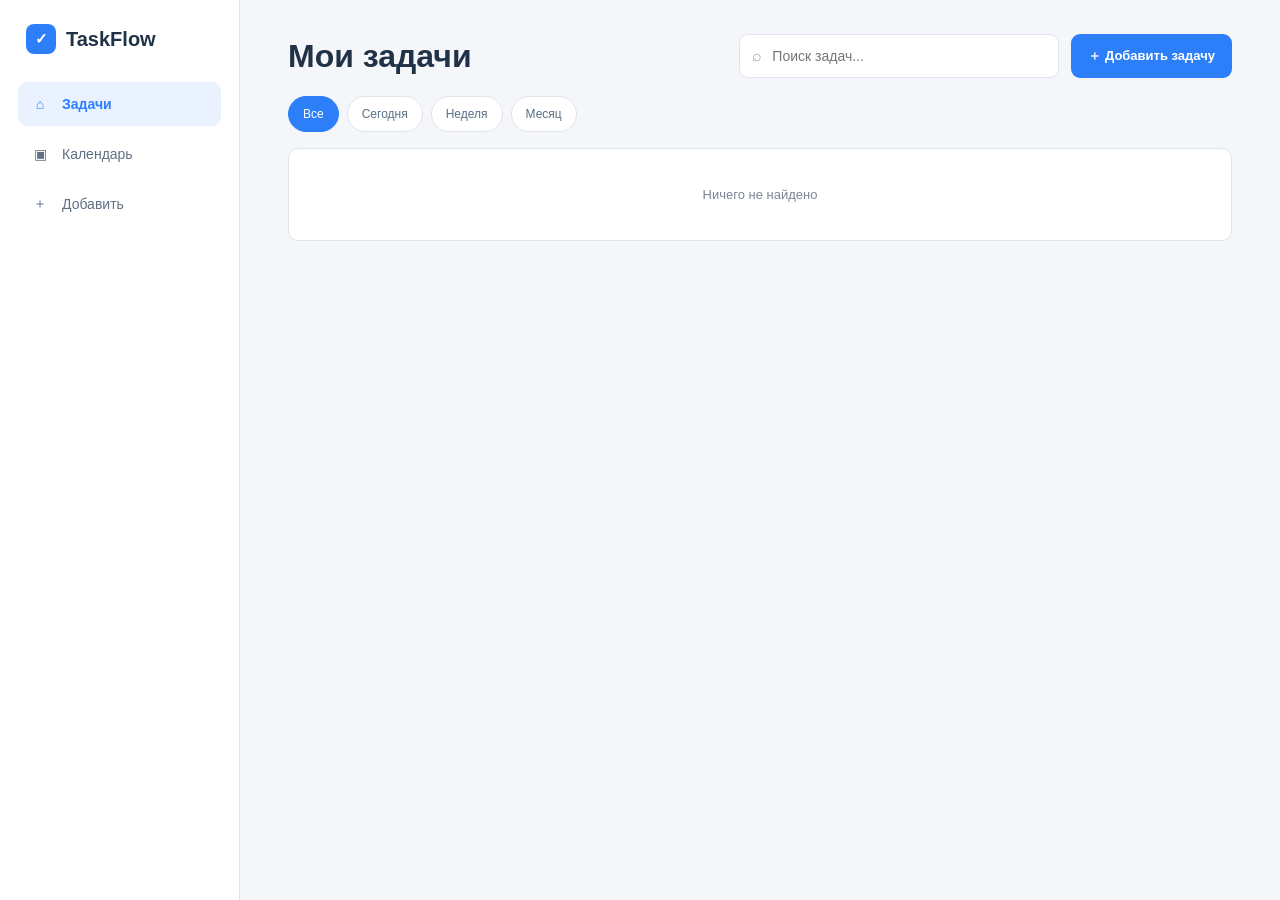
<file: index.html>
<!doctype html>
<html lang="ru"><head><meta charset="UTF-8"><meta name="viewport" content="width=device-width, initial-scale=1">
<title>TaskFlow — Мои задачи</title><link rel="stylesheet" href="css/style.min.css"></head>
<body data-page="tasks"><div class="app-shell"><aside class="sidebar" aria-label="Основная навигация">
<a class="brand" href="index.html"><span class="brand-mark">✓</span><span>TaskFlow</span></a>
<nav class="side-nav">
<a class="nav-item" data-nav="tasks" href="index.html"><span>⌂</span><span>Задачи</span></a>
<a class="nav-item" data-nav="calendar" href="calendar.html"><span>▣</span><span>Календарь</span></a>
<a class="nav-item" data-nav="add-task" href="add-task.html"><span>＋</span><span>Добавить</span></a>
</nav></aside><main class="main-content">
<header class="topbar">
<div class="title-wrap"><button class="mobile-menu" type="button" aria-label="Открыть меню" aria-expanded="false">☰</button>
<div><h1>Мои задачи</h1><p class="mobile-subtitle">Все задачи в одном месте</p></div></div>
<div class="top-actions"><label class="search-box"><span>⌕</span><input id="taskSearch" type="search" placeholder="Поиск задач..." aria-label="Поиск задач"></label>
<a class="btn btn-primary" href="add-task.html">＋ Добавить задачу</a></div></header>
<section class="filters" aria-label="Фильтр задач">
<button class="filter active" data-filter="all">Все</button><button class="filter" data-filter="today">Сегодня</button>
<button class="filter" data-filter="week">Неделя</button><button class="filter" data-filter="month">Месяц</button></section>
<section class="task-card" id="taskList" aria-label="Список задач"><div class="empty-state" id="emptyTasks">Ничего не найдено</div></section>
</main></div><nav class="mobile-nav" aria-label="Навигация">
<a class="mobile-nav-item" data-nav="tasks" href="index.html"><span>⌂</span><small>Задачи</small></a>
<a class="mobile-nav-item" data-nav="calendar" href="calendar.html"><span>▣</span><small>Календарь</small></a>
<a class="mobile-nav-item" data-nav="add-task" href="add-task.html"><span>＋</span><small>Добавить</small></a>
</nav><script src="js/script.min.js"></script></body></html>
</file>
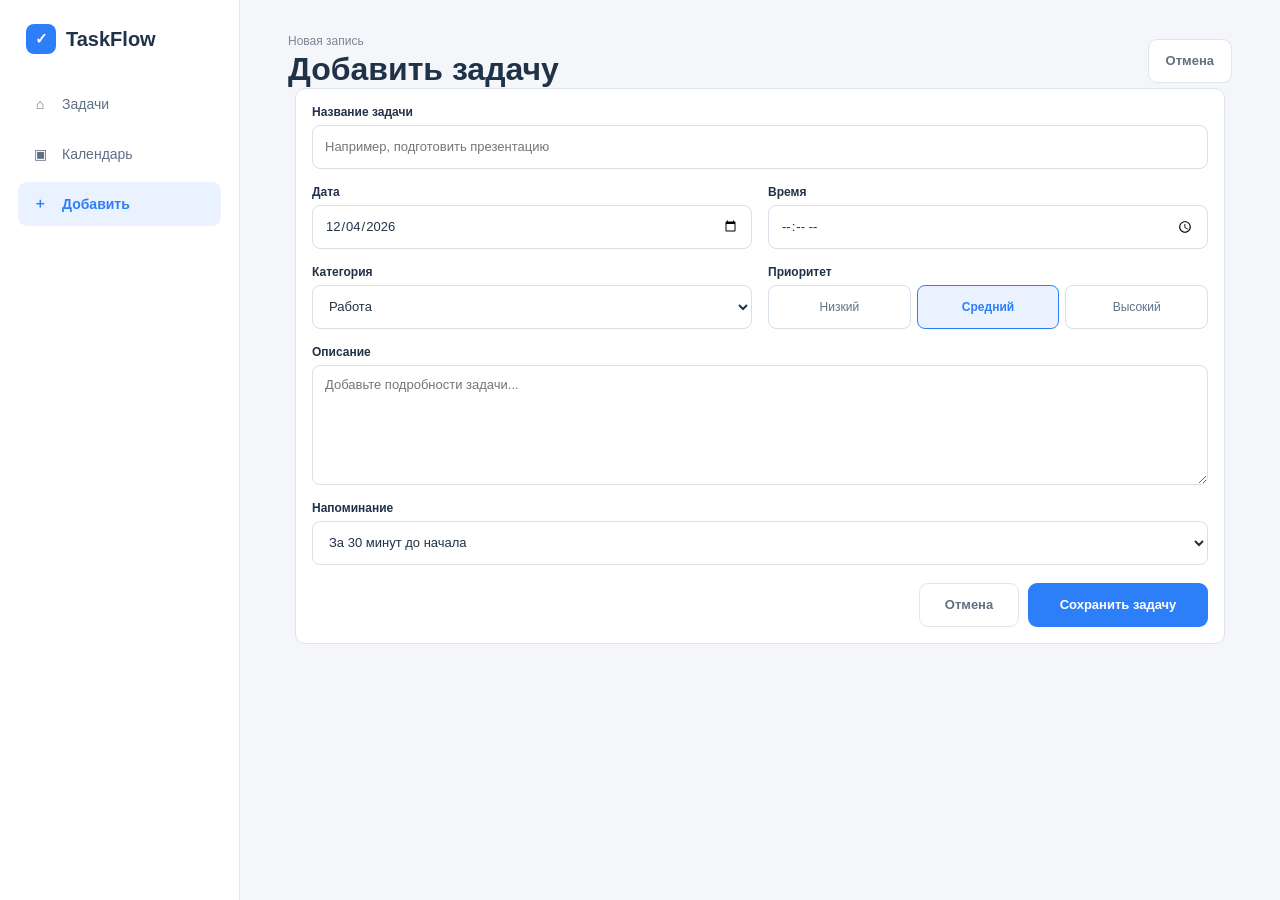
<file: add-task.html>
<!doctype html>
<html lang="ru"><head><meta charset="UTF-8"><meta name="viewport" content="width=device-width, initial-scale=1">
<title>TaskFlow — Добавить задачу</title><link rel="stylesheet" href="css/style.min.css"></head>
<body data-page="add-task"><div class="app-shell"><aside class="sidebar" aria-label="Основная навигация">
<a class="brand" href="index.html"><span class="brand-mark">✓</span><span>TaskFlow</span></a>
<nav class="side-nav">
<a class="nav-item" data-nav="tasks" href="index.html"><span>⌂</span><span>Задачи</span></a>
<a class="nav-item" data-nav="calendar" href="calendar.html"><span>▣</span><span>Календарь</span></a>
<a class="nav-item" data-nav="add-task" href="add-task.html"><span>＋</span><span>Добавить</span></a>
</nav></aside><main class="main-content">
<header class="topbar add-header"><div class="title-wrap"><button class="mobile-menu" type="button" aria-label="Открыть меню" aria-expanded="false">☰</button>
<div><p class="eyebrow">Новая запись</p><h1>Добавить задачу</h1><p class="mobile-subtitle">Заполните данные задачи</p></div></div>
<a class="btn btn-secondary" href="index.html">Отмена</a></header>
<section class="form-card"><form id="screenTaskForm" class="task-form">
<div class="field"><label for="title">Название задачи</label><input id="title" name="title" required maxlength="100" placeholder="Например, подготовить презентацию"></div>
<div class="field-row"><div class="field"><label for="date">Дата</label><input id="date" name="date" type="date" required></div>
<div class="field"><label for="time">Время</label><input id="time" name="time" type="time"></div></div>
<div class="field-row"><div class="field"><label for="category">Категория</label><select id="category" name="category"><option value="work">Работа</option><option value="study">Учёба</option><option value="personal">Личное</option><option value="health">Здоровье</option></select></div>
<div class="field"><label>Приоритет</label><div class="priority"><button type="button">Низкий</button><button type="button" class="selected">Средний</button><button type="button">Высокий</button></div><input id="priority" name="priority" type="hidden" value="Средний"></div></div>
<div class="field"><label for="description">Описание</label><textarea id="description" name="description" rows="5" placeholder="Добавьте подробности задачи..."></textarea></div>
<div class="field"><label for="reminder">Напоминание</label><select id="reminder" name="reminder"><option value="30">За 30 минут до начала</option><option value="60">За 1 час до начала</option><option value="0">Без напоминания</option></select></div>
<div class="form-actions"><a class="btn btn-secondary" href="index.html">Отмена</a><button class="btn btn-primary" type="submit">Сохранить задачу</button></div>
</form></section></main></div><nav class="mobile-nav" aria-label="Навигация">
<a class="mobile-nav-item" data-nav="tasks" href="index.html"><span>⌂</span><small>Задачи</small></a>
<a class="mobile-nav-item" data-nav="calendar" href="calendar.html"><span>▣</span><small>Календарь</small></a>
<a class="mobile-nav-item" data-nav="add-task" href="add-task.html"><span>＋</span><small>Добавить</small></a>
</nav><script src="js/script.min.js"></script></body></html>
</file>
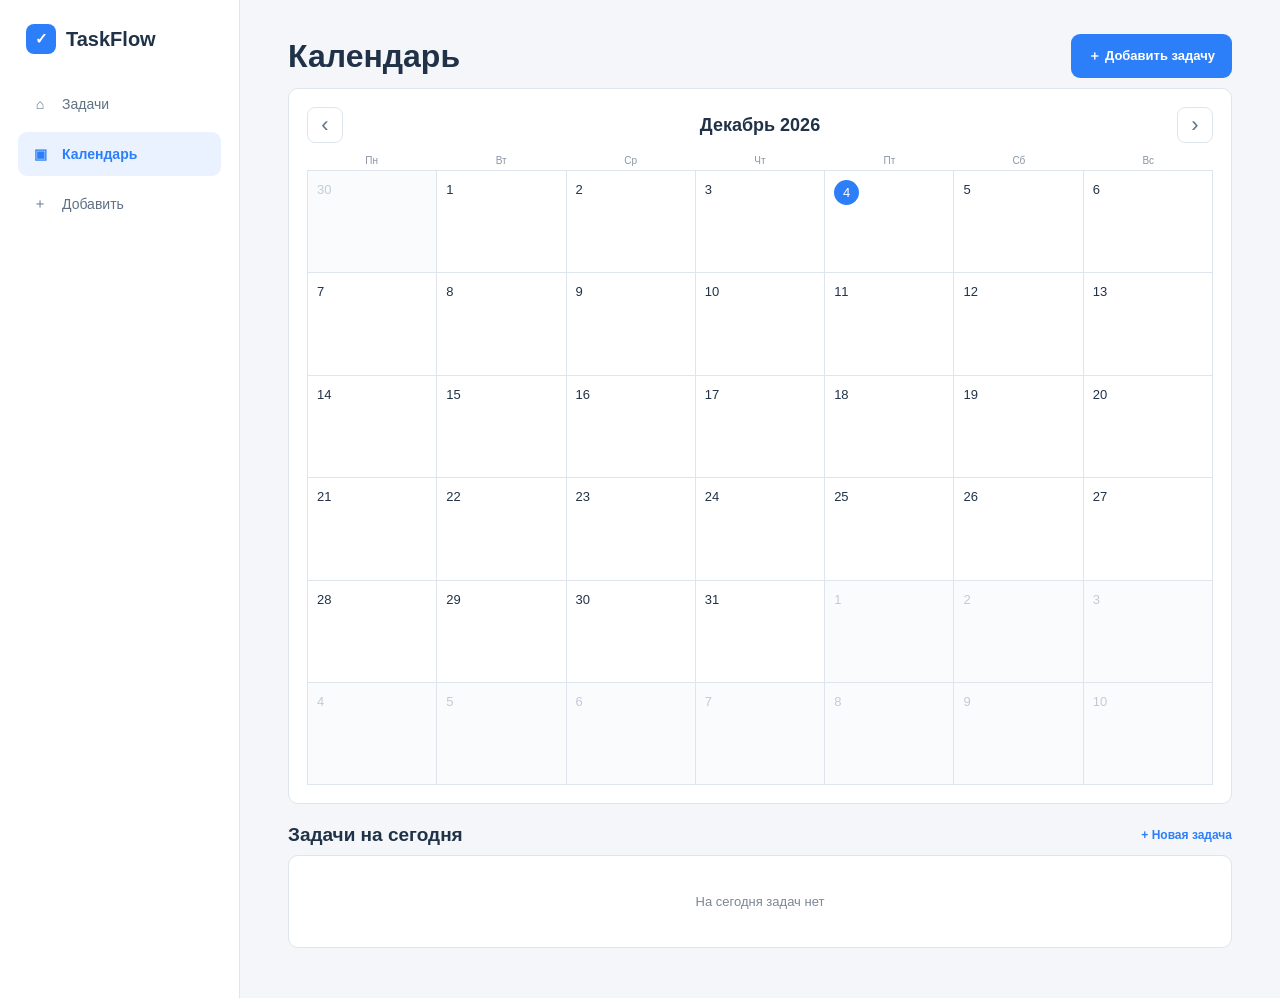
<file: calendar.html>
<!doctype html>
<html lang="ru"><head><meta charset="UTF-8"><meta name="viewport" content="width=device-width, initial-scale=1">
<title>TaskFlow — Календарь</title><link rel="stylesheet" href="css/style.min.css"></head>
<body data-page="calendar"><div class="app-shell"><aside class="sidebar" aria-label="Основная навигация">
<a class="brand" href="index.html"><span class="brand-mark">✓</span><span>TaskFlow</span></a>
<nav class="side-nav">
<a class="nav-item" data-nav="tasks" href="index.html"><span>⌂</span><span>Задачи</span></a>
<a class="nav-item" data-nav="calendar" href="calendar.html"><span>▣</span><span>Календарь</span></a>
<a class="nav-item" data-nav="add-task" href="add-task.html"><span>＋</span><span>Добавить</span></a>
</nav></aside><main class="main-content">
<header class="topbar"><div class="title-wrap"><button class="mobile-menu" type="button" aria-label="Открыть меню" aria-expanded="false">☰</button>
<div><h1>Календарь</h1><p class="mobile-subtitle">План задач по дням</p></div></div>
<div class="top-actions"><a class="btn btn-primary" href="add-task.html">＋ Добавить задачу</a></div></header>
<section class="calendar-card"><div class="calendar-heading"><button class="icon-btn" data-calendar-prev aria-label="Предыдущий месяц">‹</button><h2 id="monthTitle"></h2><button class="icon-btn" data-calendar-next aria-label="Следующий месяц">›</button></div>
<div class="calendar-weekdays"><span>Пн</span><span>Вт</span><span>Ср</span><span>Чт</span><span>Пт</span><span>Сб</span><span>Вс</span></div>
<div class="calendar-grid" id="calendarGrid"></div></section>
<section class="desktop-tasks"><div class="section-heading"><h2>Задачи на сегодня</h2><a class="link-btn" href="add-task.html">+ Новая задача</a></div>
<div class="planned-tasks" id="todayTasks"></div></section>
</main></div><nav class="mobile-nav" aria-label="Навигация">
<a class="mobile-nav-item" data-nav="tasks" href="index.html"><span>⌂</span><small>Задачи</small></a>
<a class="mobile-nav-item" data-nav="calendar" href="calendar.html"><span>▣</span><small>Календарь</small></a>
<a class="mobile-nav-item" data-nav="add-task" href="add-task.html"><span>＋</span><small>Добавить</small></a>
</nav><script src="js/script.min.js"></script></body></html>
</file>
<file: css/style.min.css>
:root{
 --bg:#f4f6f9;--surface:#fff;--line:#dfe5ec;--text:#203247;--muted:#7b8796;
 --primary:#2d7ff9;--primary-soft:#eaf2ff;--danger:#e05252;
}
*{box-sizing:border-box}
html{min-width:320px;scroll-behavior:smooth}
body{margin:0;min-height:100vh;font-family:Inter,Roboto,"Segoe UI",Arial,sans-serif;color:var(--text);background:var(--bg);overflow-x:hidden}
button,input,select,textarea{font:inherit}button{cursor:pointer}a{text-decoration:none;color:inherit}
.app-shell{min-height:100vh}
.sidebar{position:fixed;z-index:60;inset:0 auto 0 0;width:270px;padding:24px 18px;background:#fff;border-right:1px solid var(--line);display:flex;flex-direction:column;gap:28px;transform:translateX(-105%);transition:transform .2s ease;box-shadow:12px 0 35px rgba(25,45,70,.12)}
.sidebar.drawer-open{transform:translateX(0)}
.brand{display:flex;align-items:center;gap:10px;padding:0 8px;font-size:20px;font-weight:800}
.brand-mark{width:30px;height:30px;border-radius:8px;display:grid;place-items:center;background:var(--primary);color:#fff;font-size:15px}
.side-nav{display:flex;flex-direction:column;gap:6px}
.nav-item{min-height:44px;padding:0 12px;border-radius:9px;display:flex;align-items:center;gap:12px;color:#5f7083;font-size:14px}
.nav-item span:first-child{width:20px;text-align:center}.nav-item.active{color:var(--primary);background:var(--primary-soft);font-weight:700}
.main-content{width:100%;min-width:0;padding:18px 14px 90px}
.main-content>*{width:min(100%,1500px);margin-left:auto;margin-right:auto}
.topbar{display:flex;align-items:center;justify-content:space-between;gap:14px}
.title-wrap{display:flex;align-items:flex-start;gap:5px;min-width:0}
.mobile-menu{width:36px;height:36px;flex:0 0 36px;border:0;border-radius:8px;background:transparent;color:var(--text);font-size:19px}
.topbar h1{margin:0;font-size:clamp(24px,6vw,34px);line-height:1.15}
.mobile-subtitle{margin:5px 0 0;color:var(--muted);font-size:12px}
.eyebrow{margin:0 0 3px;color:var(--muted);font-size:12px}
.top-actions{display:flex;align-items:center;gap:10px;min-width:0}
.search-box{width:300px;height:44px;padding:0 12px;display:flex;align-items:center;gap:8px;border:1px solid var(--line);border-radius:9px;background:#fff;color:#95a1af}
.search-box input{width:100%;min-width:0;border:0;outline:0;background:transparent;color:var(--text);font-size:14px}
.btn{min-height:44px;padding:0 17px;border:0;border-radius:9px;display:inline-flex;align-items:center;justify-content:center;font-size:13px;font-weight:700;white-space:nowrap}
.btn-primary{background:var(--primary);color:#fff}.btn-secondary{background:#fff;color:#5e7185;border:1px solid var(--line)}
.filters{margin:18px 0 13px;display:flex;gap:8px;overflow-x:auto;flex-wrap:nowrap;padding-bottom:3px}
.filter{min-height:36px;padding:0 14px;flex:0 0 auto;border:1px solid var(--line);border-radius:20px;background:#fff;color:#5a6f84;font-size:12px}
.filter.active{border-color:var(--primary);background:var(--primary);color:#fff}
.task-card,.calendar-card,.planned-tasks,.form-card{border:1px solid var(--line);border-radius:10px;background:#fff;overflow:hidden}
.task-row{min-height:72px;padding:13px 14px;display:flex;align-items:center;gap:11px;border-bottom:1px solid #edf0f4}
.task-row:last-of-type{border-bottom:0}.check{width:19px;height:19px;flex:0 0 19px;padding:0;border:1px solid #aec0d2;border-radius:5px;background:#fff;position:relative}
.check.checked{border-color:var(--primary);background:var(--primary)}.check.checked:after{content:"✓";position:absolute;inset:0;display:grid;place-items:center;color:#fff;font-size:12px;font-weight:800}
.task-info{min-width:0;flex:1;display:flex;flex-direction:column;gap:4px}.task-info strong{font-size:14px;line-height:1.25;overflow:hidden;text-overflow:ellipsis;white-space:nowrap}.task-info span{font-size:11px;color:var(--muted)}
.task-row.done .task-info strong{color:#8b97a5;text-decoration:line-through}
.tag{flex:0 0 auto;padding:6px 9px;border-radius:20px;font-size:10px;white-space:nowrap}.tag.work{background:#fff1bd;color:#927300}.tag.personal{background:#ffdde5;color:#a23e57}.tag.study{background:#e9defe;color:#7758ad}.tag.health{background:#d8f1df;color:#287247}
.empty-state{display:none;padding:38px 15px;text-align:center;color:var(--muted);font-size:13px}
.calendar-card{margin-top:10px;padding:12px}.calendar-heading{margin-bottom:12px;display:flex;align-items:center;justify-content:space-between;gap:8px}.calendar-heading h2{margin:0;font-size:18px}.icon-btn{width:36px;height:36px;border:1px solid var(--line);border-radius:8px;background:#fff;color:#607389;font-size:22px}
.calendar-weekdays,.calendar-grid{display:grid;grid-template-columns:repeat(7,minmax(0,1fr))}.calendar-weekdays{margin-bottom:4px;color:#8996a5;font-size:10px}.calendar-weekdays span{text-align:center}
.calendar-grid{border-top:1px solid var(--line);border-left:1px solid var(--line)}.day{height:82px;padding:7px;position:relative;background:#fff;border-right:1px solid var(--line);border-bottom:1px solid var(--line);overflow:hidden}.day.other{color:#c2cbd5;background:#fafbfd}.day .num{font-size:12px}.day.today .num{width:25px;height:25px;border-radius:50%;display:inline-grid;place-items:center;background:var(--primary);color:#fff}
.day-event{display:block;margin-top:7px;padding:4px 6px;border-radius:5px;background:var(--primary);color:#fff;font-size:9px;white-space:nowrap;overflow:hidden;text-overflow:ellipsis}.day-event.green{background:#35a978}.day-event.purple{background:#9570d1}
.desktop-tasks{margin-top:20px}.section-heading{margin-bottom:9px;display:flex;align-items:center;justify-content:space-between;gap:8px}.section-heading h2{margin:0;font-size:19px}.link-btn{border:0;background:none;color:var(--primary);font-size:12px;font-weight:700}
.planned-task{min-height:70px;padding:12px 14px;display:flex;align-items:center;gap:11px;border-bottom:1px solid #edf0f4}.planned-task:last-child{border-bottom:0}.planned-task>div{min-width:0;flex:1;display:flex;flex-direction:column;gap:4px}.planned-task strong{font-size:13px}.planned-task div span{font-size:10px;color:var(--muted)}.dot{width:9px;height:9px;flex:0 0 9px;border-radius:50%}.dot.blue{background:var(--primary)}.dot.green{background:#35a978}.dot.gray{background:#c5ced8}.placeholder-task{background:#fafbfd}
.form-card{padding:16px;max-width:930px}.task-form{display:flex;flex-direction:column;gap:16px}.field{display:flex;flex-direction:column;gap:6px;min-width:0}.field label{font-size:12px;font-weight:700}.field input,.field select,.field textarea{width:100%;border:1px solid #d7e0e9;border-radius:8px;outline:0;color:var(--text);background:#fff;padding:11px 12px;font-size:13px}.field input,.field select{min-height:44px}.field textarea{min-height:120px;resize:vertical}.field-row{display:flex;flex-direction:column;gap:16px}.priority{display:flex;gap:6px}.priority button{min-height:44px;flex:1;padding:0 8px;border:1px solid #d7e0e9;border-radius:8px;background:#fff;color:#607389;font-size:12px}.priority button.selected{border-color:var(--primary);background:var(--primary-soft);color:var(--primary);font-weight:700}
.form-actions{display:flex;flex-direction:column-reverse;gap:9px;margin-top:2px}.form-actions .btn{width:100%}
.mobile-nav{position:fixed;left:0;right:0;bottom:0;height:68px;display:flex;align-items:stretch;justify-content:space-around;z-index:50;background:#fff;border-top:1px solid var(--line);padding-bottom:env(safe-area-inset-bottom)}
.mobile-nav-item{min-width:80px;display:flex;flex-direction:column;align-items:center;justify-content:center;gap:3px;color:#8995a4;font-size:19px}.mobile-nav-item small{font-size:10px}.mobile-nav-item.active{color:var(--primary)}
.nav-overlay{position:fixed;z-index:55;inset:0;background:rgba(25,45,70,.3);opacity:0;visibility:hidden;pointer-events:none;transition:.2s}.nav-overlay.open{opacity:1;visibility:visible;pointer-events:auto}body.drawer-active{overflow:hidden}
button:focus-visible,a:focus-visible,input:focus-visible,select:focus-visible,textarea:focus-visible{outline:3px solid rgba(45,127,249,.22);outline-offset:2px}
@media(max-width:767px){
 .topbar{align-items:flex-start}.top-actions{width:100%;display:flex;flex-direction:column;align-items:stretch}
 .topbar:has(.top-actions){flex-wrap:wrap}.search-box{width:100%}.top-actions .btn{width:100%}
 .topbar.add-header .btn{width:auto;flex:0 0 auto}.topbar.add-header{align-items:center}
 .calendar-card{padding:8px}.calendar-heading h2{font-size:16px}.day{height:60px;padding:5px}.day .num{font-size:10px}.day.today .num{width:22px;height:22px}
 .day-event{margin-top:4px;font-size:8px;padding:3px 4px}.desktop-tasks{margin-top:16px}
 .planned-task{min-height:64px}.planned-task .tag{display:none}
 .task-row{padding:12px 10px}.task-info strong{font-size:13px}.tag{font-size:9px;padding:5px 7px}
}
@media(max-width:420px){
 .main-content{padding:14px 10px 86px}.topbar h1{font-size:25px}.mobile-subtitle{font-size:11px}
 .calendar-weekdays{font-size:9px}.day{height:52px;padding:4px}.day-event{height:6px;width:calc(100% - 8px);padding:0;margin-top:5px;font-size:0}
 .calendar-card{border-radius:8px}.calendar-heading{margin-bottom:8px}
 .task-row{min-height:66px}.task-info span{font-size:10px}.tag{display:none}
 .form-card{padding:12px}.priority button{font-size:11px}.form-actions .btn{min-height:46px}
}
@media(min-width:768px){
 body{background:var(--bg)}.app-shell{display:flex}.sidebar{position:static;transform:none;transition:none;box-shadow:none;flex:0 0 208px;width:208px;min-height:100vh}.main-content{flex:1;padding:34px 34px 50px}.mobile-menu,.mobile-nav{display:none}.mobile-subtitle{display:none}.topbar h1{font-size:32px}.top-actions{gap:12px}.search-box{width:290px}.filters{overflow:visible;flex-wrap:wrap}.task-row{min-height:80px;padding:16px}.task-info strong{font-size:15px}.task-info span{font-size:11px}.calendar-card{padding:18px}.day{height:clamp(88px,8vw,125px);padding:9px}.day .num{font-size:13px}.field-row{flex-direction:row}.field-row>.field{flex:1}.form-actions{flex-direction:row;justify-content:flex-end}.form-actions .btn{width:auto}.form-actions .btn-primary{min-width:180px}.form-actions .btn-secondary{min-width:100px}
}
@media(min-width:1200px){.sidebar{flex-basis:240px;width:240px}.main-content{padding-left:48px;padding-right:48px}.search-box{width:320px}}
</file>
